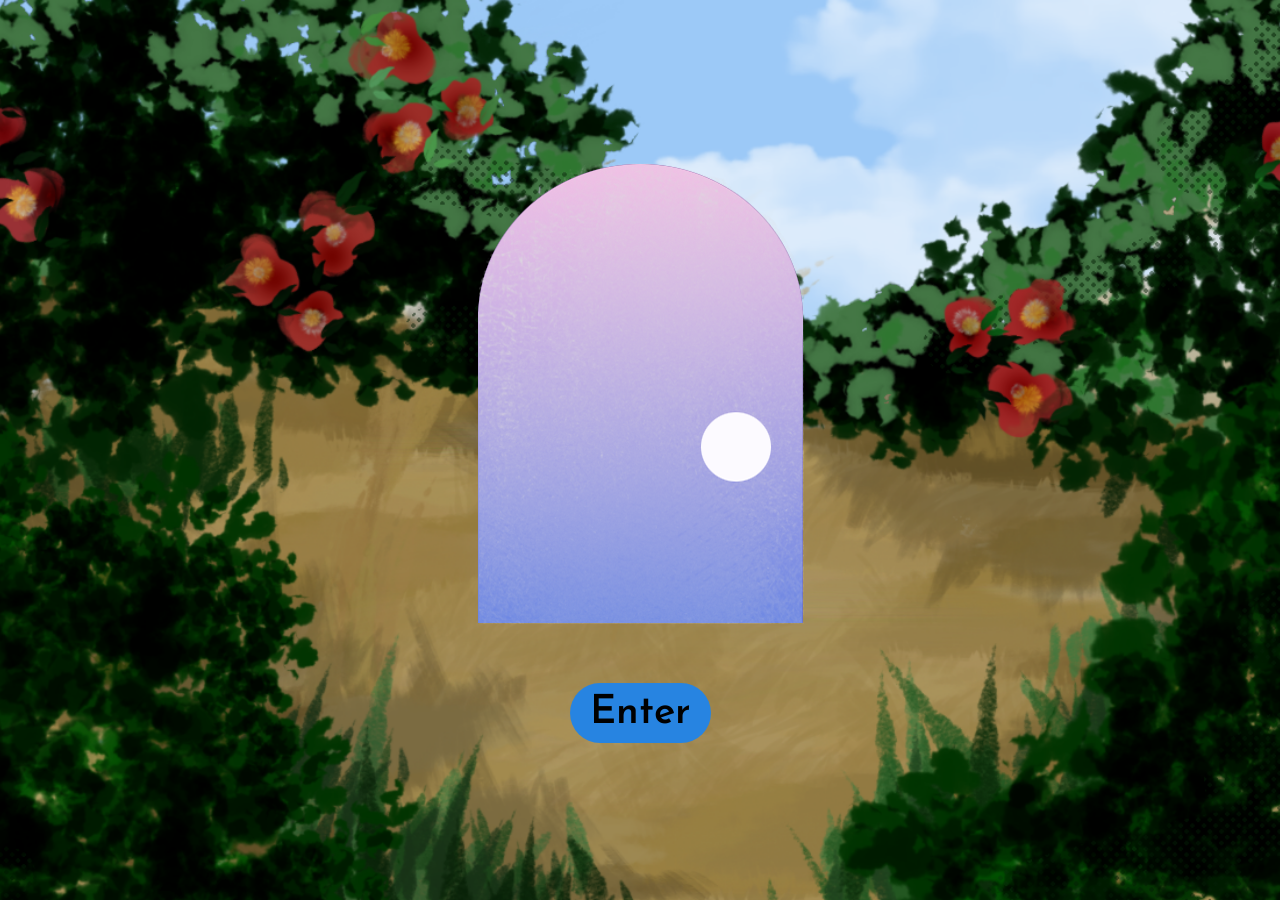
<file: open/index.html>
<!DOCTYPE html>
<html lang="eng">
    <head>
        <title> KAPRIKORN </title>
        <meta charset="UTF-8">
        <meta http-equiv="X-UA-Compatible" content="IE=edge">
        <meta name="viewport" content="width=device-width, initial-scale=1.0">
        <link rel="stylesheet" href="open.css">
        <link rel="icon" type="x-icon" href="door.png">
    </head>
    <body>
        <section class="open">
          <div class="door">
            <div class="out-door">
                <img src="door.png" >
            </div>
            <div class="tooltip" id="tooltip-1">
                <p>Knock</p>
            </div>
            <div class="tooltip" id="tooltip-2">
                <p>Knock</p>
            </div>
          </div>
          <button class="btn" id="btn" onclick="openJoin()">Enter</button>
        </section>
        <script>
            function openJoin(){
            window.location.assign("join.html");
        }
        </script>
        <audio src="../open/song.mp3" style="display:none;" autoplay loop>
    </body>

</html>
</file>
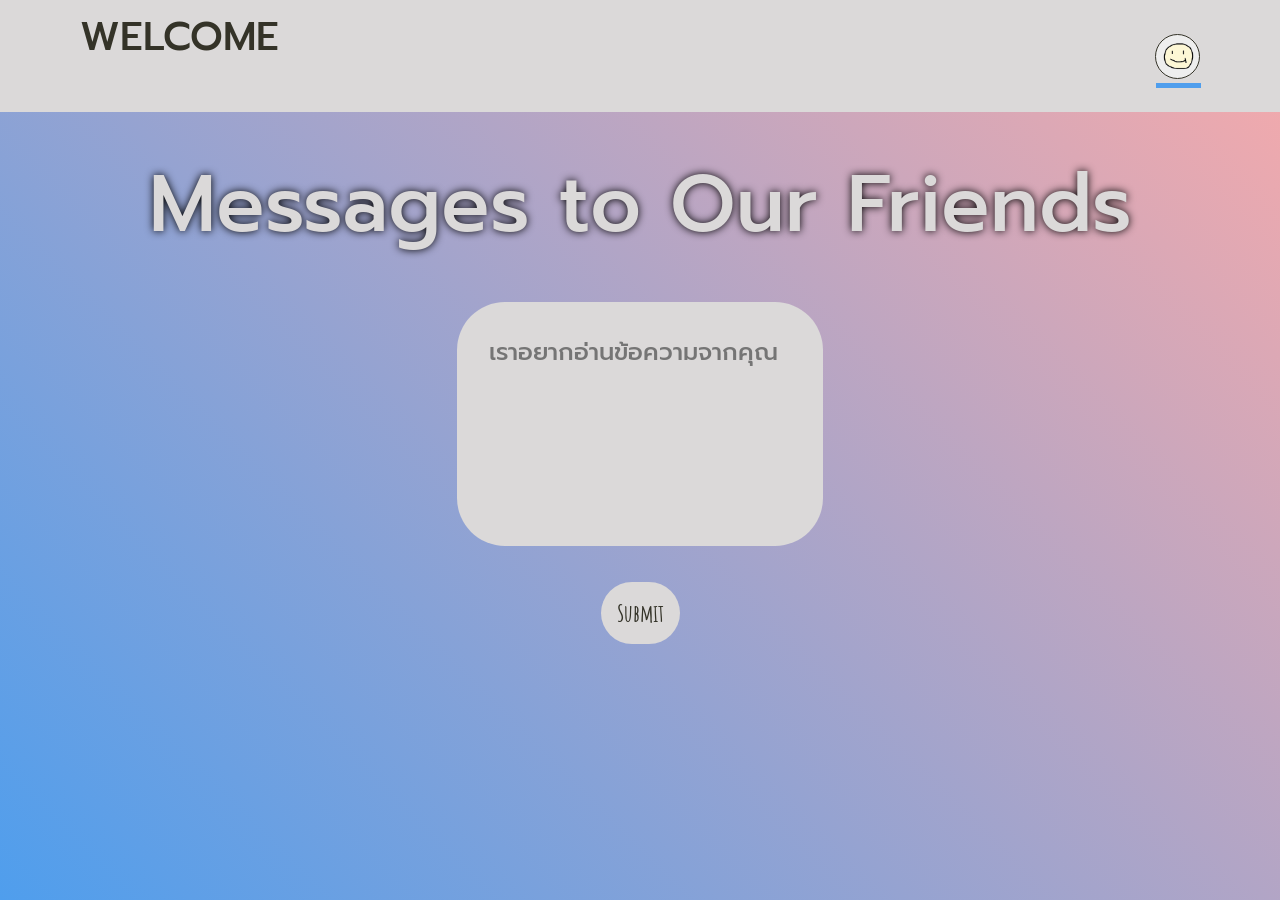
<file: open/contact.html>
<!DOCTYPE html>
<html lang="eng">

<head>
    <title> KAPRIKORN </title>
    <meta charset="UTF-8">
    <meta http-equiv="X-UA-Compatible" content="IE=edge">
    <meta name="viewport" content="width=device-width, initial-scale=1.0">
    <link rel="stylesheet" href="homepage.css">
    <link rel="stylesheet" href="contact.css">
    <link rel="icon" type="x-icon" href="door.png">
    <link rel='stylesheet' href='https://cdn-uicons.flaticon.com/uicons-regular-rounded/css/uicons-regular-rounded.css'>
    <link rel="stylesheet" href="https://unpkg.com/boxicons@latest/css/boxicons.min.css">
</head>

<body>
    <header>
        
        <div class="logo"><p class="word">Welcome</p><span id="nameLogo"></span></div>
    
        <div class="bx bx-menu" id="menu-icon"></div>
        <ul class="menu">
            <li class="icon"><a href="index.html" ><i class="fi fi-rr-door-closed">
                <p class="word-up" id="word-1">exist</p>
            </i></a></li>
            <li class="icon"><a href="homepage.html"><i class="fi fi-rr-home">
                <p class="word-up" id="word-2">home</p>
            </i></a></li>
            <li class="icon"><a href="animation.html" ><i class="fi fi-rr-play-alt">
                <p class="word-up" id="word-3">animation</p>
            </i></a></li>
            <li><a href="contact.html"><div class="proflie">
                <div class="active1"></div>
                <img src="../open/user.png">
                <p class="word-up" id="word-4">contact</p>
            </div></a></li>
        </ul>
    </header>

    <section class="animation" id="animation">

        <p class="message">Messages to Our Friends</p>
            
        <form class="form_overlay" method="POST" accept-charset="UTF-8" autocomplete="off" name="contact"> 
                    
            <div class="col-12">
                <div class="advice-me-plz">
                    <label for="desc" class="lable"></label>
                    <textarea name="message" cols="20" rows="5" class="form-control" required autocomplete="off" placeholder="เราอยากอ่านข้อความจากคุณ"></textarea>
                </div>
            </div>
                     
            <div class="send">
                <button type="submit" class="btn-primary mt-3" id="submit">Submit</button>
            </div>
        </form>
    </section>

    <script> 
        const nameJoiner = localStorage.getItem('nameLogo');
        document.getElementById('nameLogo').textContent = nameJoiner;
    </script>

    <script>
        const scriptURL = 'https://script.google.com/macros/s/AKfycbzWC9ughQJnVPV4GfW9j3xw4MVCx-emFeVn8jN8j4gmnJf9Q6AKHostBTu4GpvaMtPq/exec'
        const form = document.forms['contact']

        form.addEventListener('submit', e => {
        e.preventDefault()
        fetch(scriptURL, { method: 'POST', body: new FormData(form)})
        .then(response => document.getElementById("demo").innerHTML = "<div class='alert alert-primary' role='alert'><b>Thank You for providing the details, We shall get back to you shortly !</b></div>",contact.reset())
                .catch(error => console.error('Error!', error.message))
            })
    </script>   
<script>

    let menu_icon = document.querySelector('#menu-icon')
    let menu = document.querySelector(".menu")
    
    menu_icon.onclick = () => {
        menu.classList.toggle('bx-menu');
        menu.classList.toggle('open');

    }
    


</script>

    

</body>

</html>
</file>
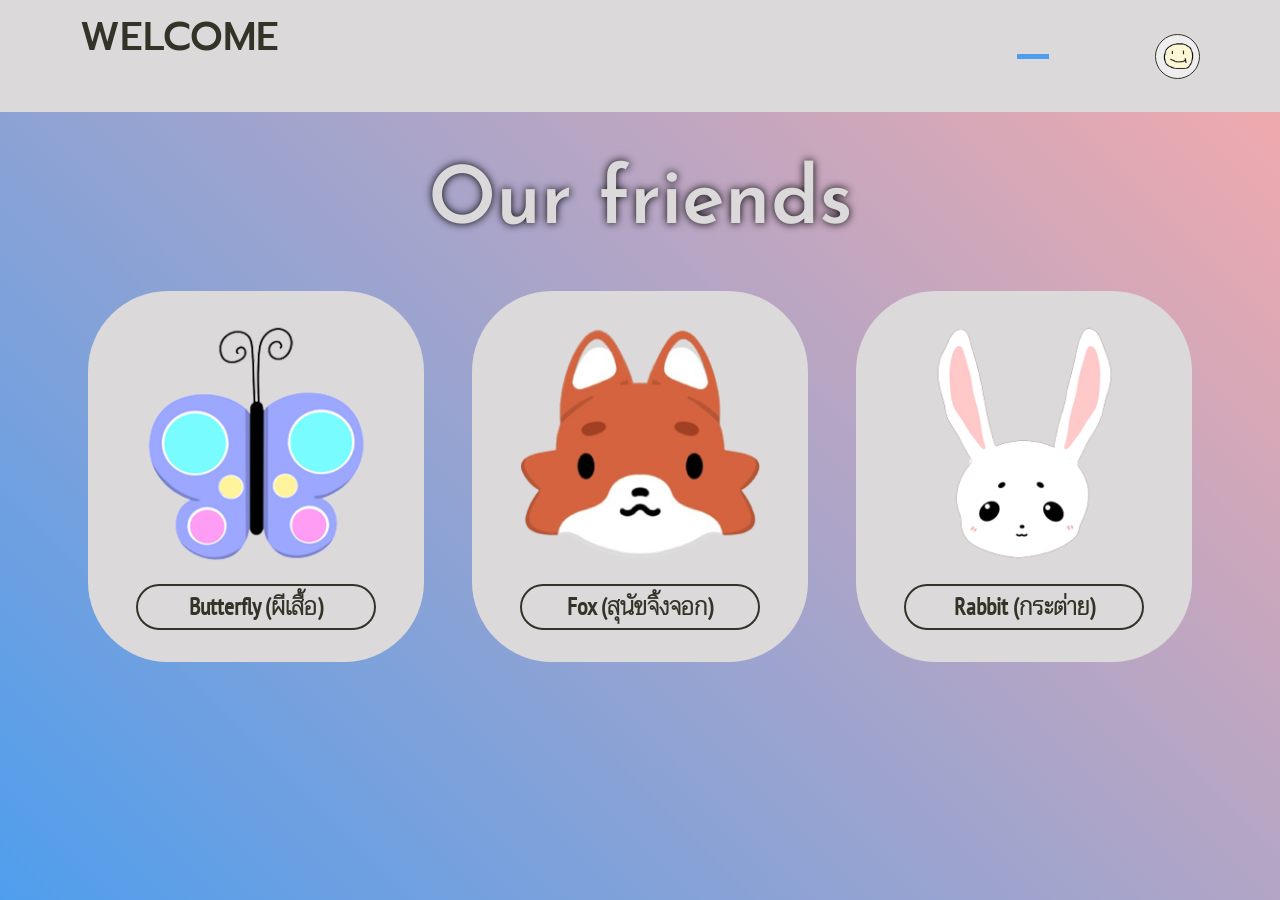
<file: open/homepage.html>
<!DOCTYPE html>
<html lang="eng">

<head>
    <title> KAPRIKORN </title>
    <meta charset="UTF-8">
    <meta http-equiv="X-UA-Compatible" content="IE=edge">
    <meta name="viewport" content="width=device-width, initial-scale=1.0">
    <link rel="stylesheet" href="homepage.css">
    <link rel="icon" type="x-icon" href="door.png">
    <link rel='stylesheet' href='https://cdn-uicons.flaticon.com/uicons-regular-rounded/css/uicons-regular-rounded.css'>
    <link rel="stylesheet" href="https://unpkg.com/boxicons@latest/css/boxicons.min.css">
</head>

<body>
    <header>
        
        <div class="logo"><p class="word">Welcome</p><span id="nameLogo"></span></div>
    
        <div class="bx bx-menu" id="menu-icon"></div>
        <ul class="menu">
            <li class="icon"><a href="index.html" ><i class="fi fi-rr-door-closed">
                <p class="word-up" id="word-1">exist</p>
            </i></a></li>
            <li class="icon"><a href="homepage.html"><i class="fi fi-rr-home">
                <div class="active"></div>
                <p class="word-up" id="word-2">home</p>
            </i></a></li>
            <li class="icon"><a href="animation.html" ><i class="fi fi-rr-play-alt">
                <p class="word-up" id="word-3">animation</p>
            </i></a></li>
            <li><a href="contact.html"><div class="proflie">
                <img src="../open/user.png">
                <p class="word-up" id="word-4">contact</p>
            </div></a></li>
        </ul>
    </header>
    
    <section class="home" id="home">
        <p class="head">Our friends</p>
        <div class="contrainer">
            <a href="butterfly.html"><div class="friend" name="butterfly" id="f-1">
                <img src="butfiles.png" alt="">
                <h2>Butterfly (ผีเสื้อ)</h2>
            
            </div></a>
            <a href="fox.html"><div class="friend" name="fox" id="f-1">
                <img src="fox.png" alt="">
                <h2>Fox (สุนัขจิ้งจอก)</h2>
            </div></a>
            <a href="rabbit.html"><div class="friend" name="rabbit" id="f-1">
                <img src="rabbit.png" alt="">
                <h2>Rabbit (กระต่าย)</h2>
            </div></a>

        </div>
    
    </section>


    <script> 
        const nameJoiner = localStorage.getItem('nameLogo');
        document.getElementById('nameLogo').textContent = nameJoiner;

    </script>
    
    <script>

        let menu_icon = document.querySelector('#menu-icon')
        let menu = document.querySelector(".menu")
        
        menu_icon.onclick = () => {
            menu.classList.toggle('bx-menu');
            menu.classList.toggle('open');

        }
        

    
    </script>
    

</body>

</html>
</file>
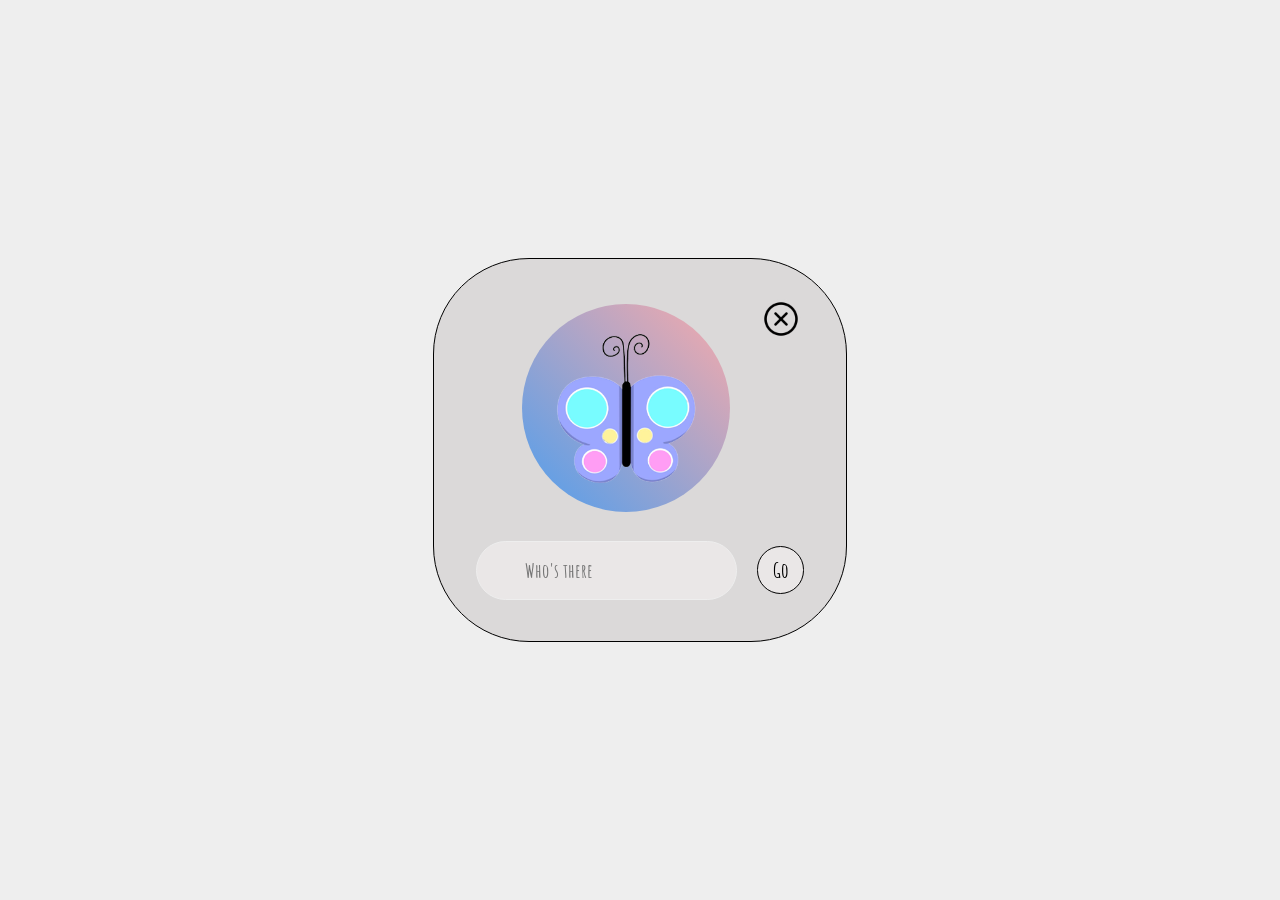
<file: open/join.html>
<!DOCTYPE html>
<html lang="eng">
    <head>
        <title> KAPRIKORN </title>
        <meta charset="UTF-8">
        <meta http-equiv="X-UA-Compatible" content="IE=edge">
        <meta name="viewport" content="width=device-width, initial-scale=1.0">
        <link rel="stylesheet" href="join.css">
        <link rel="icon" type="x-icon" href="door.png">
    </head>
    <body>
        <section class="join-1">
            
                <div class="join-cont">
                     <div class="contrainner">
                        <div class="profile">
                            <img class="profile1" id="profile1">
                        </div>
                     </div>
                     <div class="from">
                        <form id="form" name="formjoin">
                            <div>
                                <input id="nameJoiner" class="name" type="text" name="joiner" placeholder="Who's there" required>
                                <p class="error join-error"></p>

                            </div>
                                                       
                            <button id="go" class="go" type="submit">Go</button>
                        </form>
                        
                     </div>
                    <div class="close" id="close" onclick="closeJoin()"><img src="close.png"></div>
            
        </section>
    
        <script>
            let images=["rabbit.png", "fox.png", "butfiles.png"];
            let imagesLength = images.length;
            let randomNumber = Math.random(1);
            randomNumber = randomNumber*imagesLength;
            randomNumber = Math.floor(randomNumber);
            let choosenImage = images[randomNumber];
            profile1.src = choosenImage;
        </script>

        <script src="kaprikorn.js"> </script>
        
        <script>
            const form = document.getElementById('form')
            const nameJoiner = document.getElementById('nameJoiner');

            form.addEventListener('submit', function(n){


                n.preventDefault();

                const nameJoinerValue = nameJoiner.value;

                localStorage.setItem('nameLogo', nameJoinerValue);
    
                window.location.assign("homepage.html");
            })
        </script>
        <script>

            function closeJoin(){
                window.location.assign("index.html");
            }
        </script>

    </body>

</html>
</file>
<file: open/open.css>
@font-face{
    font-family: Amatic;
    src: url(../open/font/AmaticSC-Bold.ttf);
}

@font-face{
    font-family: Josefin ;
    src: url(../open/font/static/JosefinSans-SemiBold.ttf);
}

@font-face{
    font-family: Athiti;
    src: url(../open/font/Athiti/Athiti-Regular.ttf);
}

*{
    margin: 0;
    padding: 0;
    box-sizing: border-box;
}

::-webkit-scrollbar{
    display: none;
}

section{
    padding: 4.375rem 17%;
    margin: 0, auto;
    display: flex;
    flex-direction: column;
    align-items: center;
    justify-content: center;
}

.open{
    width: 100%;
    min-height: 100vh;
}

/***********background**********/
body{
    width: 100%;
    height: auto;
    background-image: url('page 1.png');
    background-size: cover;
    background-repeat: no-repeat;
    background-attachment: fixed;
    background-position: center;
}


/****************content********************/

.door{
    padding: 0.313rem 10%;
    position: relative;
    text-align: center;
}

.door .tooltip{
    display: none;
}

.door:hover #tooltip-1{
    display: flex;
    flex-direction: column;
    position: absolute;
    top: 0.313rem;
    right: 1.25rem;
    transition: 2s;
}

.door:hover #tooltip-2{
    display: flex;
    flex-direction: column;
    position: absolute;
    bottom: 3.125rem;
    left: 1.25rem;
    transition: 5s;
}

.out-door img{
    width: auto;
    height: auto;
    cursor: url("kcockcur.png"), auto;
}

.out-door img:hover{
    transform: rotate(-10deg);
    margin-bottom: 0.625rem;
}

/**********enter button**********/

.btn{
    display: inline-block;
    font-family: Josefin ;
    font-size: 2.5rem;
    padding: 0.625rem 1.25rem;
    margin-top: 3.125rem;
    background-color: #2784E1 ;
    color: black ;
    border: none;
    border-radius: 1.875rem;
    cursor: url("pointcur.png"), auto;
}
.btn:hover{
    transform: scale(0.8);
    transition: 0.5s ease;
    transition-delay: 0.3s;
    background-color: white ;
    color: #2784E1;
    box-shadow: 0rem 0rem 0.938rem 0rem white;
    
}

/*********tooltip***********/
.tooltip{
    font-family: Amatic;
    font-size: 6.25rem;
    color: black;
    text-shadow: 0rem 0rem 0.938rem yellow;
}

#tooltip-1 p{
    transform: rotate(-30deg);
    
}

#tooltip-2 p{
    transform: rotate(10deg);
}

/**************responsive**********/

@media screen and (width: 360px){

    .out-door img{
        width: 99%;
        height: 99%
    }

    .btn{
        font-size: 2rem;
        margin-top: 2.5rem;
    }
}

@media screen and (height: 360px){

    .out-door img{
        width: 50%;
        height: 50%
    }

    .btn{
        font-size: 1.5rem;
        margin-top: 1.8rem;
    }

    .open{
        position: fixed;
    }

    section{
        padding: 1rem 17%;    
    }

}

@media screen and (width: 320px){

    .out-door img{
        position: relative;
        right: 0.6rem;
        
        width: 110%;
        height: 110;
    }

    .door{
        padding: 0.2rem 10%;
        position: relative;
        text-align: center;
    }

    .btn{
        font-size: 2rem;
        margin-top: 1.9rem;
    }

}

@media screen and (height: 320px){

    .out-door img{
        width: 40%;
        height: 40%;
    }

    .open{
        position: fixed;
    }

    .btn{
        font-size: 1.1rem;
        margin-top: 1.4rem;
    }

    section{
        padding: 0.5rem 17%;    
    }


}

@media screen and (height: 1138px){

    .out-door img{
        width: 5rem;
        height: 6rem;
        margin: 0;
    }

    .btn{
        font-size: 20rem;
        margin-top: 1.8rem;
    }
}

@media (height: 390px){

    .open{
        position: fixed;
        padding: 0;
    }

    .door .out-door img{
        width: 50%;
        height: 50%;
    }

    .btn{
        font-size: 1.6rem;
        margin-top: 1.8rem;
    }

}

@media (width: 390px) and (height: 844px){

    .door .out-door img{
        width: 30%;
        height: 30%;
    }

    .btn{
        font-size: 2rem;
        margin-top: 1.8rem;
    }

}
@media (max-width: 280px){
    .door .out-door img{
        width:100%;
        height:100%;
    }

    .btn{
        font-size: 1.6rem;
        margin-top: 1.5rem;
    }

}

@media (width: 1024px){

    .door .out-door img{
        width:150%;
        height:150%;
        position: relative;
        left: ;
    }

    .btn{
        font-size: 2rem;
        margin-top: 1.5rem;
    }
}
</file>
<file: open/homepage.css>
@font-face{
    font-family: Amatic;
    src: url(../open/font/AmaticSC-Bold.ttf);
}

@font-face{
    font-family: Josefin ;
    src: url(../open/font/static/JosefinSans-SemiBold.ttf);
}

@font-face{
    font-family: Athiti;
    src: url(../open/font/Athiti/Athiti-Regular.ttf);
}

@font-face{
    font-family: Trirong;
    src: url(../open/font/Trirong/Trirong-ExtraLight.ttf);
}

@font-face{
    font-family: Trirong-eng;
    src: url(../open/font/trirong-eng/Trirong-Regular.ttf);
}

@font-face{
    font-family: PT-sans;
    src: url(../open/font/sans/PTSansNarrow-Regular.ttf);
}

@font-face{
    font-family: Prompt;
    src: url(../open/font/Prompt/Prompt-Medium.ttf);
}

*{
    padding: 0;
    margin: 0;
    box-sizing: border-box;
}

::-webkit-scrollbar{
    display: none;
}  

/**********background**********/

body{
    height: 100%;
    width: 100%;
    background-image: linear-gradient(45deg,#4F9EED, #F8AAAA);
    background-size: cover;
    background-repeat: no-repeat;
    background-attachment: fixed;
    background-position: center;
    position: relative;
}

/******menu bar******/
#menu-icon{
    font-size: 2rem;
    color: #343328;
    cursor: pointer;
    display: none;
}

/*************accessory****************/

.proflie{
    position: relative;
    height: 2.813rem; width: 2.813rem;
    border-radius: 6.25rem;
    background-color: #eee;
    border: 0.063rem solid #343328;

}

.proflie img{
    object-fit: cover;
    width: 100%; height: 100%;
    position: relative;
}

.proflie:hover{
    transform: scale(0.8);
    transition: 2s ease-out;

}

.proflie:hover #word-4{
    transition: 2s ease;
    display: flex;
    position: absolute;
    top: -2.8rem;
    left: -0.5rem;
    font-size: 2rem;
    font-family: Amatic;
}

a{
    text-decoration: none;
}

.icon{
    padding-left: 0.2rem;
    padding-right: 0.2rem;
    border-radius: 5rem;
}


.word-up {
    display: none;
}

.icon:hover #word-1{
    transition: 2s ease;
    display: flex;
    position: absolute;
    top: -2.8rem;
    left: -0.5rem;
    font-size: 2rem;
    font-family: Amatic;
}

.icon:hover #word-2{
    transition: 2s ease;
    display: flex;
    position: absolute;
    top: -2.8rem;
    left: -0.5rem;
    font-size: 2rem;
    font-family: Amatic;
}

.icon:hover #word-3{
    transition: 2s ease;
    display: flex;
    position: absolute;
    top: -2.8rem;
    left: -2.5rem;
    font-size: 2rem;
    font-family: Amatic;
}



.icon:hover{
    transform: scale(0.8);
    transition: 2s ease;
}


/**************menu bar*****************/

header{
    background-color: #DBD9D9;
    display: grid;
    z-index: 2;
    grid-template-columns: 6.25rem 1fr;  
    position: fixed;
    align-items: center;
    text-align: center;
    font-family: Josefin;
    top: 0;
    left: 0;
    right: 0;
    margin: 0;
    margin-bottom: 1rem;
    width: 100%;
    height: 7rem;
    padding: 1rem;
    box-sizing: border-box;
}

/************logo**************/
.logo{
    display: grid;
    position: absolute;
    top: 0;
    left: 5rem;
}
.word{
    position: absolute;
    box-sizing: border-box;
    font-family: Prompt;
    top: 0.4rem;
    font-size: 2.5rem;
    color:#343328;
    text-transform: uppercase;
}

#nameLogo{
    font-family: Athiti, Amatic;
    font-size: 1.2rem;
    padding-left: 1rem;
    padding-right: 1rem;
    padding-top: 0;
    padding-bottom: 0;
    top: 3.8rem;
    position: relative;
    background-color: #F8AAAA;
    border-radius: 5rem;
    color: #343328;
}

/*********menu icon*******/

li{
    list-style: none ;
}

.menu{
    display: flex;
    flex-direction: row;
    grid-gap: 3rem;
    right: 5rem;
    position: absolute;
    justify-content: center;
    align-items: center;    
}

.menu li a{
    color: #343328;
    text-decoration: none;   
}

.menu i{
    font-size: 1.5rem;
    box-sizing: border-box;
    grid-gap: 1rem;
    top: 2rem;
}


/************home*************/
section{
    display: flex;
    position: relative;
    padding: 2rem;
    margin: 0;
    width: 100%;
    align-items: center;
    justify-content: center;
}
.home{
    display: flex;
    flex-direction: column;
    position: absolute;
    margin-top: 6rem;
    margin-left: 0; 
    margin-right: 0;
    padding: 1rem;
    box-sizing: border-box;
}

.head{
    font-family: Josefin;
    font-size: 5rem;
    margin-top: 3.2rem;
    color: #DBD9D9;
    display: flex ;
    text-shadow: 0 0 0.5rem black;
    margin-bottom: 2rem;
}

/*******animal list********/

.contrainer{
    display: flex;
    flex-direction: row;
    grid-gap: 1rem;
}

#f-1:hover{
    transform: scale(0.85);
    box-shadow: 0 0 20px 0 #343328;
    transition: 2s ease;
}


.friend{
    display: grid;
    padding: 2rem 3rem;
    margin: 1rem;
    background-color: #DBD9D9;
    border-radius: 5rem;
    align-items: center;
    text-align: center;
    justify-content: center;
}


img{
    width: 15rem; height: 15rem;
    margin-bottom: 1.3rem;
    box-sizing: border-box;
}


#f-1 h2{
    position: relative;
    margin: 0;
    font-family: PT-sans, Trirong;
    font-size: 1.5rem;
    color: #343328;
    border: 0.15rem solid #343328;
    padding: 0rem;
    border-radius: 3rem;
}

.active{
    display: flex;
    width: 2rem; height: 5px;
    background-color: #4F9EED;
    position: relative;
}

/****************detail********************/
.detail{
    display: flex;
    position: relative;
    top: 7rem; left: 0;
    height: 1000rem;
    width: 100rem;
    background: rgba(0,0,0,0.8);   
}

.detail .cont-detail{
    display: none;

}

.detail .cont-detail.active{
    display: flex;
    flex-direction: column;
    grid-gap:0.5rem;
    position: relative;
    text-align: center;
    align-items: center;
    left:10%; 
    right:10%;
    padding: 3rem;
    margin: 1rem;
    width: 80%; height:90% ; 
    margin: 1rem;
    background: #DBD9D9;
}

/**********video*********/
.img-anim{
    width: 640px; height: 360px;
    position: absolute;
    display: flex;
    top: 3rem;    
}

.img-anim video{
    object-fit: cover;
}

/************* knowlaged********/
.img-info{
    background-color: #4F9EED;
    position: relative;
    top: 24rem;
    padding: 2rem;
    border-radius: 2rem;
    box-sizing: border-box;
}
.img-info h2{
    display: flex;
    color: #343328;
    font-family: Trirong;

}

/*****************responsive*********************/
@media (min-width: 280px) and (max-width: 280px){

    #menu-icon{
        font-size: 3rem;
        display: flex;
        position: relative;
        left: 16rem;
    }
    .logo{
    display: grid;
    position: absolute;
    top: 0;
    left: 2rem;
}

.menu.open{
    right: 2%;
}


.menu{
    display: grid;
    grid-template: column;
    grid-gap: 1.5rem;
    padding: 1rem ;
    top: 7rem;
    right: -200rem;
    position: fixed;
    justify-content: center;
    align-items: center; 
    background-color: #4F9EED;  
    
}


.menu i{
    font-size: 1.5rem;
    box-sizing: border-box;
    grid-gap: 1rem;
    top: 2rem;
}


/************home*************/
section{
    display: flex;
    position: relative;
    padding: 2rem;
    margin: 0;
    width: 100%;
    align-items: center;
    justify-content: center;
}
.home{
    display: flex;
    flex-direction: column;
    position: relative;
    margin-top: 6rem;
    margin-left: 0; 
    margin-right: 0;
    padding: 1rem;
    box-sizing: border-box;
}

.head{
    font-size: 4rem;
    margin-top: 3.2rem;
    left: 1rem;
    position: relative;
}

/*******animal list********/

.contrainer{
    display: flex;
    padding: 1rem;
    position: relative;
    flex-direction: column;
    grid-gap: 1rem;
    left: 0;
}


}


@media (min-width: 360px) and (max-width: 360px){

    #menu-icon{
        font-size: 3rem;
        display: flex;
        position: relative;
        left: 17rem;
    }

.logo{
    display: grid;
    position: absolute;
    top: 0;
    left: 2rem;
}

.menu.open{
    right: 2%;
}


.menu{
    display: grid;
    grid-template: column;
    grid-gap: 1.5rem;
    padding: 1rem ;
    top: 7rem;
    right: -200rem;
    position: fixed;
    justify-content: center;
    align-items: center; 
    background-color: #4F9EED;  
    
}


.menu i{
    font-size: 1.5rem;
    box-sizing: border-box;
    grid-gap: 1rem;
    top: 2rem;
}



/************home*************/
section{
    display: flex;
    position: relative;
    padding: 2rem;
    margin: 0;
    width: 100%;
    align-items: center;
    justify-content: center;
}
.home{
    display: flex;
    flex-direction: column;
    position: absolute;
    margin-top: 6rem;
    margin-left: 0; 
    margin-right: 0;
    padding: 1rem;
    box-sizing: border-box;
}

.head{
    font-size: 4rem;
    margin-top: 3.2rem;
    left: 1rem;
    position: relative;
}

/*******animal list********/

.contrainer{
    display: flex;
    flex-direction: column;
    grid-gap: 1rem;
}
}

@media (min-width: 375px)  and (max-width: 375px){

    .head{
        font-size: 3.5rem;
        margin-top: 3.2rem;
        left: 0.4rem;
        position: relative;
    }

    #menu-icon{
        font-size: 3rem;
        display: flex;
        position: relative;
        left: 18rem;
    }

    .menu.open{
        right: 2%;
    }
    
    
    .menu{
        display: grid;
        grid-template: column;
        grid-gap: 1.5rem;
        padding: 1rem ;
        top: 7rem;
        right: -200rem;
        position: fixed;
        justify-content: center;
        align-items: center; 
        background-color: #4F9EED;  
        
    }
    
    
    .menu i{
        font-size: 1.5rem;
        box-sizing: border-box;
        grid-gap: 1rem;
        top: 2rem;
    }
    
    
    /************home*************/
    section{
        display: flex;
        position: relative;
        padding: 2rem;
        margin: 0;
        width: 100%;
        align-items: center;
        justify-content: center;
    }
    .home{
        display: flex;
        flex-direction: column;
        position: relative;
        margin-top: 6rem;
        margin-left: 0; 
        margin-right: 0;
        padding: 1rem;
        box-sizing: border-box;
    }
    
    .head{
        font-size: 4rem;
        margin-top: 3.2rem;
        left: 1rem;
        position: relative;
    }
    
    /*******animal list********/
    
    .contrainer{
        display: flex;
        padding: 1rem;
        position: relative;
        flex-direction: column;
        grid-gap: 1rem;
        left: 0;
    }
    
}

@media (min-width: 375px) and (max-width: 414px){

    #menu-icon{
        font-size: 3rem;
        display: flex;
        position: relative;
        left: 20rem;
    }

    .menu.open{
        right: 2%;
    }
    
    
    .menu{
        display: grid;
        grid-template: column;
        grid-gap: 1.5rem;
        padding: 1rem ;
        top: 7rem;
        right: -200rem;
        position: fixed;
        justify-content: center;
        align-items: center; 
        background-color: #4F9EED;  
        
    }
    
    
    .menu i{
        font-size: 1.5rem;
        box-sizing: border-box;
        grid-gap: 1rem;
        top: 2rem;
    }
    
    
    /************home*************/
    section{
        display: flex;
        position: relative;
        padding: 2rem;
        margin: 0;
        width: 100%;
        align-items: center;
        justify-content: center;
    }
    .home{
        display: flex;
        flex-direction: column;
        position: relative;
        margin-top: 6rem;
        margin-left: 0; 
        margin-right: 0;
        padding: 1rem;
        box-sizing: border-box;
    }
    
    .head{
        font-size: 4rem;
        margin-top: 3.2rem;
        left: 1rem;
        position: relative;
    }
    
    /*******animal list********/
    
    .contrainer{
        display: flex;
        padding: 1rem;
        position: relative;
        flex-direction: column;
        grid-gap: 1rem;
        left: 0;
    }
    

}

@media (min-width: 768px) and (max-width: 768px){
    #menu-icon{
        font-size: 3rem;
        display: flex;
        position: relative;
        left: 42rem;
    }

    .head{
        font-size: 5rem;
        margin-top: 3.2rem;
        left: 0.4rem;
        position: relative;
    }

    .menu.open{
        right: 2%;
    }
    
    
    .menu{
        display: grid;
        grid-template: column;
        grid-gap: 1.5rem;
        padding: 1rem ;
        top: 7rem;
        right: -200rem;
        position: fixed;
        justify-content: center;
        align-items: center; 
        background-color: #4F9EED;  
        
    }
    
    
    .menu i{
        font-size: 1.5rem;
        box-sizing: border-box;
        grid-gap: 1rem;
        top: 2rem;
    }
    
    
    /************home*************/
    section{
        display: flex;
        position: relative;
        padding: 2rem;
        margin: 0;
        width: 100%;
        align-items: center;
        justify-content: center;
    }
    .home{
        display: flex;
        flex-direction: column;
        position: relative;
        margin-top: 6rem;
        margin-left: 0; 
        margin-right: 0;
        padding: 1rem;
        box-sizing: border-box;
    }
    
    .head{
        font-size: 4rem;
        margin-top: 3.2rem;
        left: 1rem;
        position: relative;
    }
    
    /*******animal list********/
    
    .contrainer{
        display: flex;
        padding: 1rem;
        position: relative;
        flex-direction: column;
        grid-gap: 1rem;
        left: 0;
    }
    
}

@media (min-width: 1024px) and (max-width: 1030px){

    #menu-icon{
        font-size: 3rem;
        display: flex;
        position: relative;
        left: 58rem;
    }

    .menu.open{
        right: 2%;
    }
    
    
    .menu{
        display: grid;
        grid-template: column;
        grid-gap: 1.5rem;
        padding: 1rem ;
        top: 7rem;
        right: -200rem;
        position: fixed;
        justify-content: center;
        align-items: center; 
        background-color: #4F9EED;  
        
    }
    
    
    .menu i{
        font-size: 1.5rem;
        box-sizing: border-box;
        grid-gap: 1rem;
        top: 2rem;
    }
    
    
    /************home*************/
    section{
        display: flex;
        position: relative;
        padding: 2rem;
        margin: 0;
        width: 100%;
        align-items: center;
        justify-content: center;
    }
    .home{
        display: flex;
        flex-direction: column;
        position: relative;
        margin-top: 6rem;
        margin-left: 0; 
        margin-right: 0;
        padding: 1rem;
        box-sizing: border-box;
    }
    
    .head{
        font-size: 4rem;
        margin-top: 3.2rem;
        left: 1rem;
        position: relative;
    }
    
    /*******animal list********/
    
    .contrainer{
        display: flex;
        padding: 1rem;
        position: relative;
        flex-direction: column;
        grid-gap: 1rem;
        left: 0;
    }
    
}
@media (min-width: 1300px) {

    
    #menu-icon{
        font-size: 2rem;
        color: #343328;
        cursor: pointer;
        display: none;
    }
    
    /*************accessory****************/
    
    .proflie{
        position: relative;
        height: 2.813rem; width: 2.813rem;
        border-radius: 6.25rem;
        background-color: #eee;
        border: 0.063rem solid #343328;
    
    }
    
    .proflie img{
        object-fit: cover;
        width: 100%; height: 100%;
        position: relative;
    }
    
    .proflie:hover{
        transform: scale(0.8);
        transition: 2s ease-out;
    
    }
    
    .proflie:hover #word-4{
        transition: 2s ease;
        display: flex;
        position: absolute;
        top: -2.8rem;
        left: -0.5rem;
        font-size: 2rem;
        font-family: Amatic;
    }
    
    a{
        text-decoration: none;
    }
    
    .icon{
        padding-left: 0.2rem;
        padding-right: 0.2rem;
        border-radius: 5rem;
    }
    
    
    .word-up {
        display: none;
    }
    
    .icon:hover #word-1{
        transition: 2s ease;
        display: flex;
        position: absolute;
        top: -2.8rem;
        left: -0.5rem;
        font-size: 2rem;
        font-family: Amatic;
    }
    
    .icon:hover #word-2{
        transition: 2s ease;
        display: flex;
        position: absolute;
        top: -2.8rem;
        left: -0.5rem;
        font-size: 2rem;
        font-family: Amatic;
    }
    
    .icon:hover #word-3{
        transition: 2s ease;
        display: flex;
        position: absolute;
        top: -2.8rem;
        left: -2.5rem;
        font-size: 2rem;
        font-family: Amatic;
    }
    
    
    
    .icon:hover{
        transform: scale(0.8);
        transition: 2s ease;
    }
    
    
    /**************menu bar*****************/
    
    header{
        background-color: #DBD9D9;
        display: grid;
        z-index: 2;
        grid-template-columns: 6.25rem 1fr;  
        position: fixed;
        align-items: center;
        text-align: center;
        font-family: Josefin;
        top: 0;
        left: 0;
        right: 0;
        margin: 0;
        margin-bottom: 1rem;
        width: 100%;
        height: 7rem;
        padding: 1rem;
        box-sizing: border-box;
    }
    
    /************logo**************/
    .logo{
        display: grid;
        position: absolute;
        top: 0;
        left: 5rem;
    }
    .word{
        position: absolute;
        box-sizing: border-box;
        font-family: Prompt;
        top: 0.4rem;
        font-size: 2.5rem;
        color:#343328;
        text-transform: uppercase;
    }
    
    #nameLogo{
        font-family: Athiti, Amatic;
        font-size: 1.2rem;
        padding-left: 1rem;
        padding-right: 1rem;
        padding-top: 0;
        padding-bottom: 0;
        top: 3.8rem;
        position: relative;
        background-color: #F8AAAA;
        border-radius: 5rem;
        color: #343328;
    }
    
    /*********menu icon*******/
    
    li{
        list-style: none ;
    }
    
    .menu{
        display: flex;
        flex-direction: row;
        grid-gap: 3rem;
        right: 5rem;
        position: absolute;
        justify-content: center;
        align-items: center;  
    }
    
    .menu li a{
        color: #343328;
        text-decoration: none;   
    }
    
    .menu i{
        font-size: 1.5rem;
        box-sizing: border-box;
        grid-gap: 1rem;
        top: 2rem;
    }
    
    
    /************home*************/
    section{
        display: flex;
        position: relative;
        padding: 2rem;
        margin: 0;
        width: 100%;
        align-items: center;
        justify-content: center;
    }
    .home{
        display: flex;
        flex-direction: column;
        position: absolute;
        margin-top: 6rem;
        margin-left: 0; 
        margin-right: 0;
        padding: 1rem;
        box-sizing: border-box;
    }
    
    .head{
        font-family: Josefin;
        font-size: 5rem;
        margin-top: 3.2rem;
        color: #DBD9D9;
        display: flex ;
        text-shadow: 0 0 0.5rem black;
        margin-bottom: 2rem;
    }
    
    /*******animal list********/
    
    .contrainer{
        display: flex;
        flex-direction: row;
        grid-gap: 1rem;
    }
    
    #f-1:hover{
        transform: scale(0.85);
        box-shadow: 0 0 20px 0 #343328;
        transition: 2s ease;
    }
    
    
    .friend{
        display: grid;
        padding: 2rem 3rem;
        margin: 1rem;
        background-color: #DBD9D9;
        border-radius: 5rem;
        align-items: center;
        text-align: center;
        justify-content: center;
    }
    
    
    img{
        width: 15rem; height: 15rem;
        margin-bottom: 1.3rem;
        box-sizing: border-box;
    }
    
    
    #f-1 h2{
        position: relative;
        margin: 0;
        font-family: PT-sans, Trirong;
        font-size: 1.5rem;
        color: #343328;
        border: 0.15rem solid #343328;
        padding: 0rem;
        border-radius: 3rem;
    }
    
    .active{
        display: flex;
        width: 2rem; height: 5px;
        background-color: #4F9EED;
        position: relative;
    }
    
    /****************detail********************/
    .detail{
        display: flex;
        position: relative;
        top: 7rem; left: 0;
        height: 1000rem;
        width: 100rem;
        background: rgba(0,0,0,0.8);   
    }
    
    .detail .cont-detail{
        display: none;
    
    }
    
    .detail .cont-detail.active{
        display: flex;
        flex-direction: column;
        grid-gap:0.5rem;
        position: relative;
        text-align: center;
        align-items: center;
        left:10%; 
        right:10%;
        padding: 3rem;
        margin: 1rem;
        width: 80%; height:90% ; 
        margin: 1rem;
        background: #DBD9D9;
    }
    
    /**********video*********/
    .img-anim{
        width: 640px; height: 360px;
        position: absolute;
        display: flex;
        top: 3rem;    
    }
    
    .img-anim video{
        object-fit: cover;
    }
    
    /************* knowlaged********/
    .img-info{
        background-color: #4F9EED;
        position: relative;
        top: 24rem;
        padding: 2rem;
        border-radius: 2rem;
        box-sizing: border-box;
    }
    .img-info h2{
        display: flex;
        color: #343328;
        font-family: Trirong;
    
    }
}
</file>
<file: open/contact.css>
@font-face{
    font-family: Amatic;
    src: url(../open/font/AmaticSC-Bold.ttf);
}

@font-face{
    font-family: Josefin ;
    src: url(../open/font/static/JosefinSans-SemiBold.ttf);
}

@font-face{
    font-family: Athiti;
    src: url(../open/font/Athiti/Athiti-Regular.ttf);
}

@font-face{
    font-family: Trirong;
    src: url(../open/font/Trirong/Trirong-ExtraLight.ttf);
}

@font-face{
    font-family: Trirong-eng;
    src: url(../open/font/trirong-eng/Trirong-Regular.ttf);
}

@font-face{
    font-family: PT-sans;
    src: url(../open/font/sans/PTSansNarrow-Regular.ttf);
}

@font-face{
    font-family: Prompt;
    src: url(../open/font/Prompt/Prompt-Medium.ttf);
}

section{
    display: flex;
    position: relative;
    padding: 2rem;
    margin: 0;
    width: 100%;
    cursor: url('pencil.png'),auto;
}

.animation{
    display: flex;
    flex-direction: column;
    position: absolute;
    margin-top: 7rem;
    margin-left: 0; 
    margin-right: 0;
    padding: 2rem;
    box-sizing: border-box;
    align-items: center;
    justify-content: center;

}

.message{
    display: flex;
    position: relative;
    margin-bottom: 2.3rem;
    font-family: Prompt;
    font-size: 5rem;
    color:#DBD9D9;
    box-sizing: border-box;
    text-shadow: 0 0 0.5rem black;
}

.form_overlay{
    display: grid;
    position: relative;
}

textarea{
    position: relative;
    background: #DBD9D9;
    font-size: 1.5rem;
    padding: 2rem;
    resize: none;
    border-radius: 3rem;
    font-family: Prompt,Josefin ;
    box-sizing: border-box;
    border: none;
    color: #343328;
}

textarea:focus{
    background-color: #FBF3B0;
    box-shadow: 0 0 5px 0 #343328;
    border: none;
    outline: unset;
}

.send{
    display: flex;
    position: relative;
    margin-top: 2rem;
    padding-left: 1rem;
    padding-right: 1rem;  
    align-items: center;
    justify-content: center; 
}

#submit{
    font-size: 1.5rem;
    border-radius: 2rem;
    background-color: #DBD9D9 ;
    padding: 1rem;
    box-sizing: border-box;
    font-family: Amatic;
    border: none;
    color: #343328;
}

#submit:hover{
    border: none;
    background-color: #FBF3B0;
    transform: scale(0.8);
    transition: 2s ease-out;
    box-shadow: 0 0 20px 0 #343328;
}

.active1{
    display: flex;
    width: 2.8rem; height: 5px;
    background-color: #4F9EED;
    position: absolute;
    top: 3rem;
}
</file>
<file: open/join.css>
@font-face{
    font-family: Amatic;
    src: url(../open/font/AmaticSC-Bold.ttf);
}

@font-face{
    font-family: Josefin ;
    src: url(../open/font/static/JosefinSans-SemiBold.ttf);
}

@font-face{
    font-family: Athiti;
    src: url(../open/font/Athiti/Athiti-Regular.ttf);
}

*{
    margin: 0;
    padding: 0;
    box-sizing: border-box;
}

::-webkit-scrollbar{
    display: none;
}



/**********join********/

.join-1{
    cursor: url("heartcur.png"), auto;
    display: flex;
    position: fixed;
    height:100%;
    width: 100%;
    margin: 0;
    padding: 5rem;
    background: #eee;
    background-size: cover;
    align-items: center;
    justify-content: center;
    box-sizing: border-box;
}

.join-cont{
    display: grid;
    position: relative;
    background-color: #DBD9D9;
    padding: 2.3rem 2.3rem;
    margin: 1rem;
    border-radius: 6rem;
    border: 0.07rem solid black;
    justify-content: center;
    align-items: center;
}

.contrainner{
    position: relative;
    width: 13rem; height: 13rem;
    margin-top: 0.5rem;
    margin-bottom: 1.5rem;
    justify-content: center;
    align-items: center;
    top: 0;
    left: 15%;
    border-radius: 16rem;
    background-image: linear-gradient(45deg,#4F9EED, #F8AAAA);
}


.profile1{
    width: 12rem; height: 12rem;
    position: relative;
    left: 0.02rem;

    top: 0;
    margin: 0.5rem;
    padding: 1.2rem;
    box-sizing: border-box;  
}

.name{
    padding: 1rem 3rem;
    border-radius: 2rem;
    background-color: #EAE7E7;  
    border: 0.063rem solid #eee;
    font-size: 1.25rem;
    font-family: Amatic, Athiti;
}

.name:focus{
    outline: none;
    box-shadow: 0rem 0rem 0.938rem 0rem #4F9EED;
    background-image: linear-gradient(45deg,#4F9EED, #F8AAAA);
}

form{
    display: flex;
    position: relative;
    flex-direction: row;
    align-items: center;
    margin: 0.3rem ;
    margin-bottom: 0.3rem;
    bottom:1% ;
    box-sizing: border-box;
}

.go{
    padding: 0.625rem 0.938rem;
    height: auto;
    max-width: 100%;
    border-radius: 6rem; 
    background-color: #EAE7E7;
    font-size: 1.3rem;
    border: 0.06rem solid black;
    font-family: Amatic;
    margin-left: 1.3rem;
    cursor: url("pointcur.png"), auto;
}

.go:focus{
    background-image: linear-gradient(45deg,#4F9EED, #F8AAAA); 
}

.close{
    height:2.5rem; width: 2.5rem;
    border-radius: 5.6rem;
    background: #DBD9D9;
    position: absolute;
    top: 2.5rem;
    right: 2.8rem;
}
.close img{
    position: relative;
    width: 100%;
    height: 100%;
    object-fit: cover;
    cursor: url("pointcur.png"), auto;
}

.close img:hover{
    transform: scale(0.8);
    box-shadow: 0rem 0rem 0.625rem 0rem #4F9EED;
    background-image: linear-gradient(45deg,#4F9EED, #F8AAAA);
    border-radius: 6.25rem;
}

img .profile1{
    object-fit: cover;
    width: 100%; height: 100%;
    position: absolute;
}
</file>
